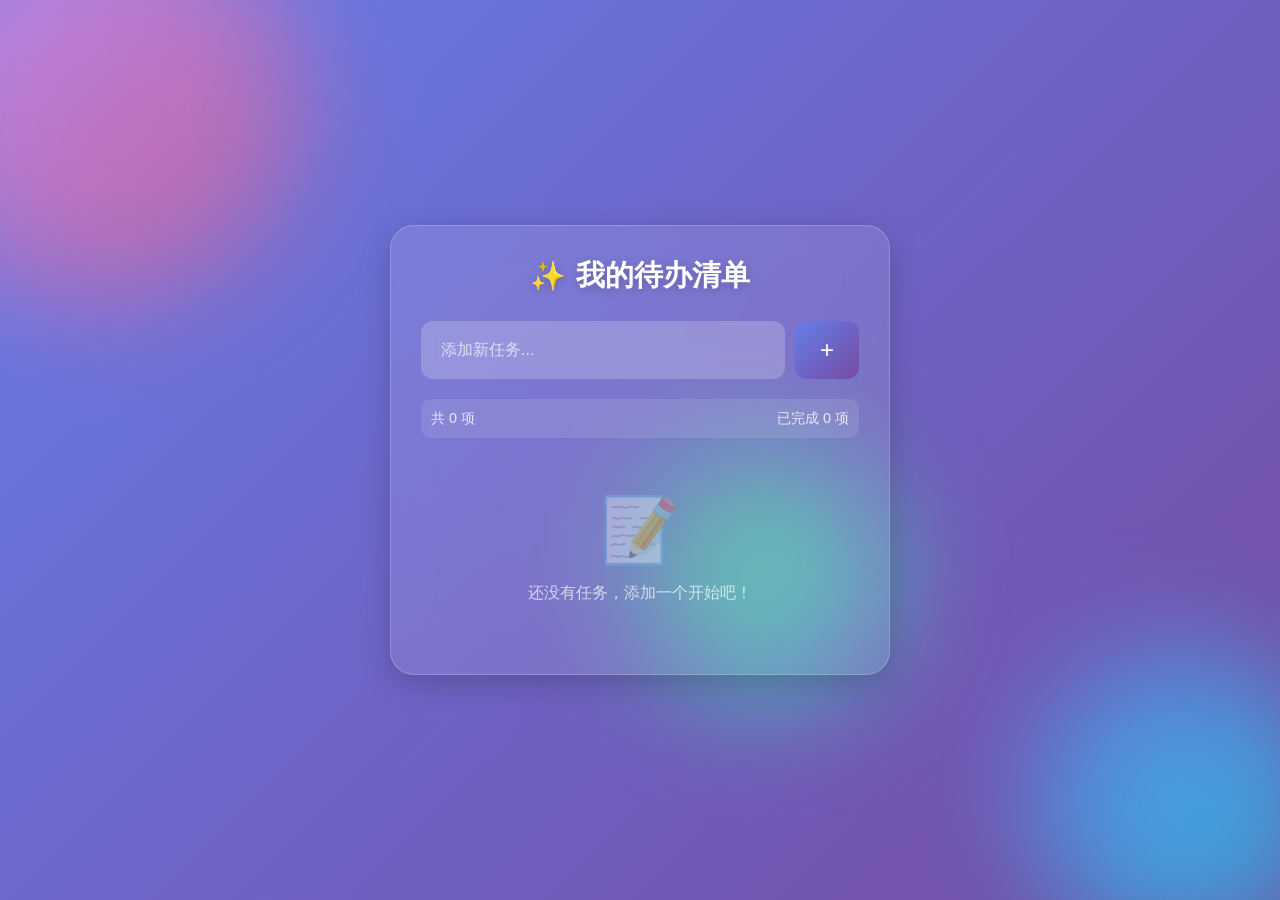
<file: todo-app/index.html>
<!DOCTYPE html>
<html lang="zh-CN">
<head>
    <meta charset="UTF-8">
    <meta name="viewport" content="width=device-width, initial-scale=1.0">
    <title>Todo List - 渐变玻璃风格</title>
    <link rel="stylesheet" href="styles.css">
</head>
<body>
    <div class="background">
        <div class="blob blob-1"></div>
        <div class="blob blob-2"></div>
        <div class="blob blob-3"></div>
    </div>

    <div class="container">
        <div class="glass-card">
            <h1>
                <span class="icon">✨</span>
                我的待办清单
            </h1>

            <div class="input-section">
                <input
                    type="text"
                    id="todoInput"
                    placeholder="添加新任务..."
                    autocomplete="off"
                >
                <button id="addBtn" class="add-btn">
                    <span>+</span>
                </button>
            </div>

            <div class="stats">
                <span id="totalTasks">共 0 项</span>
                <span id="completedTasks">已完成 0 项</span>
            </div>

            <ul id="todoList" class="todo-list"></ul>

            <div class="empty-state" id="emptyState">
                <div class="empty-icon">📝</div>
                <p>还没有任务，添加一个开始吧！</p>
            </div>
        </div>
    </div>

    <script src="app.js"></script>
</body>
</html>
</file>
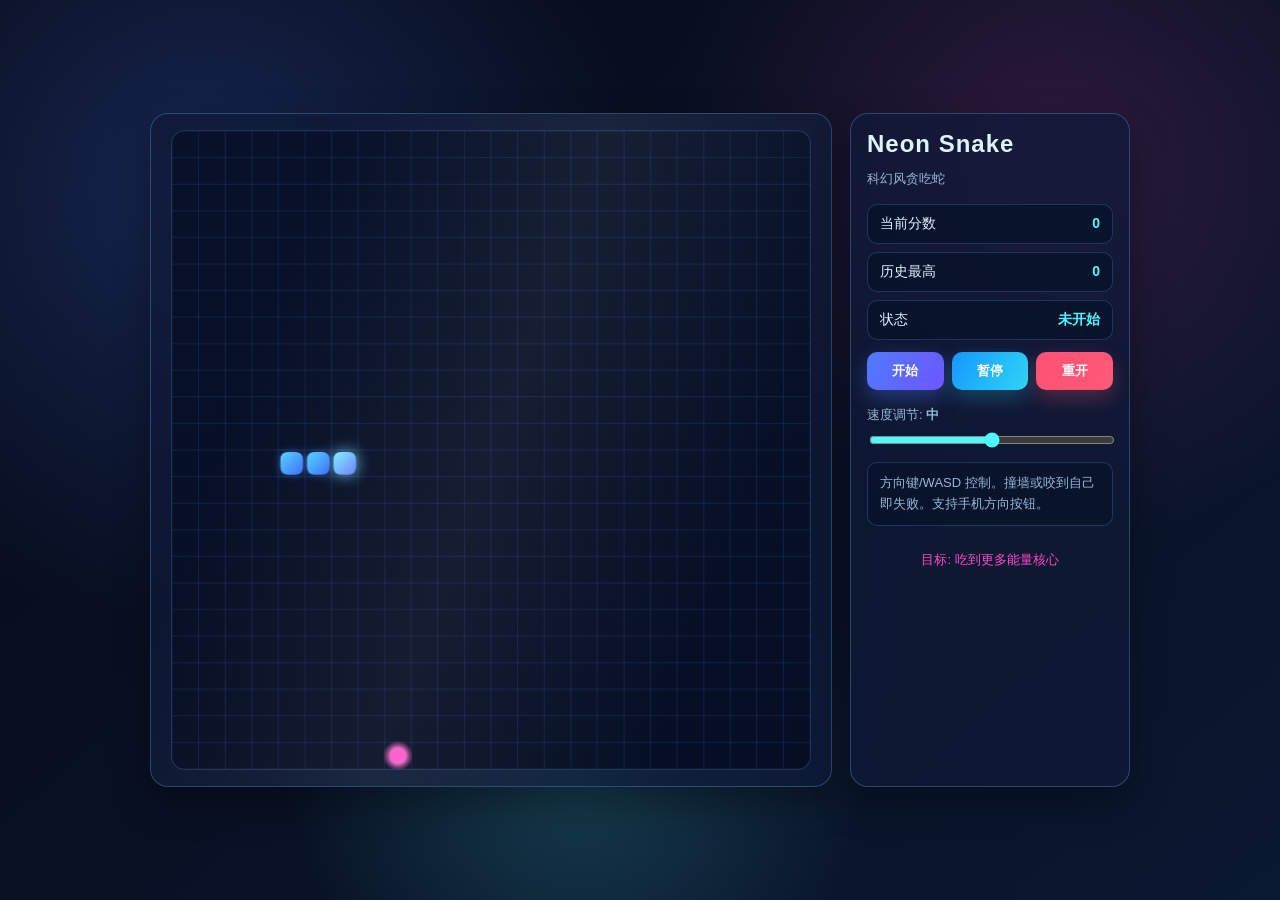
<file: snake-cyber.html>
<!DOCTYPE html>
<html lang="zh-CN">
<head>
  <meta charset="UTF-8">
  <meta name="viewport" content="width=device-width, initial-scale=1.0">
  <title>Neon Snake | 科幻贪吃蛇</title>
  <style>
    :root {
      --bg-1: #060a18;
      --bg-2: #0b1831;
      --panel: rgba(15, 27, 56, 0.7);
      --line: rgba(118, 179, 255, 0.22);
      --text: #dff3ff;
      --soft: #95b8d6;
      --neon-cyan: #4dfbff;
      --neon-blue: #4e7bff;
      --neon-pink: #ff48c4;
      --danger: #ff5a75;
    }

    * { box-sizing: border-box; }

    body {
      margin: 0;
      min-height: 100vh;
      font-family: "Segoe UI", "Noto Sans SC", sans-serif;
      color: var(--text);
      background:
        radial-gradient(circle at 15% 20%, rgba(78, 123, 255, 0.22), transparent 34%),
        radial-gradient(circle at 82% 18%, rgba(255, 72, 196, 0.15), transparent 30%),
        radial-gradient(circle at 45% 85%, rgba(77, 251, 255, 0.18), transparent 28%),
        linear-gradient(140deg, var(--bg-1), var(--bg-2));
      display: grid;
      place-items: center;
      padding: 20px;
    }

    .app {
      width: min(980px, 100%);
      display: grid;
      grid-template-columns: 1fr 280px;
      gap: 18px;
    }

    .board-wrap, .panel {
      background: var(--panel);
      border: 1px solid rgba(108, 168, 255, 0.32);
      border-radius: 18px;
      backdrop-filter: blur(10px);
      box-shadow: 0 16px 36px rgba(0, 0, 0, 0.34);
    }

    .board-wrap {
      padding: 16px;
      position: relative;
      overflow: hidden;
    }

    .board-wrap::before {
      content: "";
      position: absolute;
      inset: 0;
      background: linear-gradient(110deg, transparent 20%, rgba(255, 255, 255, 0.06) 50%, transparent 80%);
      animation: scan 6s linear infinite;
      pointer-events: none;
    }

    @keyframes scan {
      from { transform: translateX(-100%); }
      to { transform: translateX(100%); }
    }

    canvas {
      width: 100%;
      max-width: 640px;
      aspect-ratio: 1 / 1;
      display: block;
      margin: 0 auto;
      border-radius: 14px;
      border: 1px solid rgba(89, 143, 214, 0.28);
      background: linear-gradient(180deg, rgba(8, 18, 40, 0.95), rgba(6, 15, 36, 0.95));
    }

    .panel {
      padding: 16px;
      display: grid;
      gap: 12px;
      align-content: start;
    }

    .title {
      margin: 0;
      font-size: 24px;
      letter-spacing: 1px;
    }

    .subtitle {
      margin: 0;
      color: var(--soft);
      font-size: 13px;
    }

    .stats {
      display: grid;
      gap: 8px;
      margin-top: 4px;
    }

    .item {
      display: flex;
      justify-content: space-between;
      padding: 10px 12px;
      border-radius: 10px;
      border: 1px solid var(--line);
      background: rgba(7, 18, 41, 0.7);
      font-size: 14px;
    }

    .value {
      color: var(--neon-cyan);
      font-weight: 700;
    }

    .buttons {
      display: grid;
      grid-template-columns: repeat(3, 1fr);
      gap: 8px;
    }

    button {
      border: 0;
      border-radius: 10px;
      height: 38px;
      color: #fff;
      font-weight: 600;
      cursor: pointer;
      transition: transform .18s ease, box-shadow .18s ease;
    }

    button:hover { transform: translateY(-1px); }
    button:active { transform: translateY(0); }

    .btn-main { background: linear-gradient(120deg, var(--neon-blue), #6f55ff); box-shadow: 0 8px 20px rgba(78, 123, 255, 0.35); }
    .btn-sub { background: linear-gradient(120deg, #1697ff, #2dd6f7); box-shadow: 0 8px 20px rgba(45, 214, 247, 0.25); }
    .btn-danger { background: linear-gradient(120deg, #fd5174, var(--danger)); box-shadow: 0 8px 20px rgba(255, 90, 117, 0.28); }

    .speed {
      margin-top: 4px;
      display: grid;
      gap: 6px;
      color: var(--soft);
      font-size: 13px;
    }

    input[type="range"] { width: 100%; accent-color: var(--neon-cyan); }

    .help {
      margin: 0;
      padding: 10px 12px;
      border-radius: 10px;
      border: 1px solid var(--line);
      color: var(--soft);
      font-size: 13px;
      line-height: 1.6;
      background: rgba(7, 18, 41, 0.66);
    }

    .dpad {
      margin-top: 4px;
      display: none;
      grid-template-columns: repeat(3, 1fr);
      gap: 8px;
    }

    .dpad button {
      background: rgba(36, 81, 155, 0.8);
      box-shadow: 0 8px 18px rgba(0, 0, 0, 0.25);
      height: 44px;
    }

    .dpad .empty { visibility: hidden; }

    .status {
      text-align: center;
      color: var(--neon-pink);
      font-size: 13px;
      min-height: 20px;
    }

    @media (max-width: 860px) {
      .app { grid-template-columns: 1fr; }
      .panel { order: -1; }
      .dpad { display: grid; }
    }
  </style>
</head>
<body>
  <main class="app">
    <section class="board-wrap">
      <canvas id="game" width="640" height="640" aria-label="贪吃蛇游戏画布"></canvas>
    </section>

    <aside class="panel">
      <h1 class="title">Neon Snake</h1>
      <p class="subtitle">科幻风贪吃蛇</p>

      <div class="stats">
        <div class="item"><span>当前分数</span><span class="value" id="score">0</span></div>
        <div class="item"><span>历史最高</span><span class="value" id="best">0</span></div>
        <div class="item"><span>状态</span><span class="value" id="state">未开始</span></div>
      </div>

      <div class="buttons">
        <button id="startBtn" class="btn-main">开始</button>
        <button id="pauseBtn" class="btn-sub">暂停</button>
        <button id="restartBtn" class="btn-danger">重开</button>
      </div>

      <label class="speed">
        <span>速度调节: <strong id="speedValue">中</strong></span>
        <input id="speedRange" type="range" min="1" max="3" value="2">
      </label>

      <p class="help">方向键/WASD 控制。撞墙或咬到自己即失败。支持手机方向按钮。</p>
      <p class="status" id="statusText"></p>

      <div class="dpad">
        <button class="empty" disabled> </button>
        <button data-dir="up">↑</button>
        <button class="empty" disabled> </button>
        <button data-dir="left">←</button>
        <button data-dir="down">↓</button>
        <button data-dir="right">→</button>
      </div>
    </aside>
  </main>

  <script>
    const canvas = document.getElementById("game");
    const ctx = canvas.getContext("2d");

    const scoreEl = document.getElementById("score");
    const bestEl = document.getElementById("best");
    const stateEl = document.getElementById("state");
    const statusTextEl = document.getElementById("statusText");
    const speedRange = document.getElementById("speedRange");
    const speedValue = document.getElementById("speedValue");
    const dpad = document.querySelector(".dpad");

    const GRID_SIZE = 24;
    const CELL = canvas.width / GRID_SIZE;

    const SPEED_MAP = {
      1: { label: "慢", stepMs: 170 },
      2: { label: "中", stepMs: 120 },
      3: { label: "快", stepMs: 85 }
    };

    let snake = [];
    let direction = { x: 1, y: 0 };
    let queuedDirection = { x: 1, y: 0 };
    let food = { x: 8, y: 8 };
    let score = 0;
    let best = Number(localStorage.getItem("neonSnakeBest") || 0);
    let running = false;
    let paused = false;
    let gameOver = false;
    let stepMs = SPEED_MAP[speedRange.value].stepMs;
    let lastTime = 0;
    let accumulator = 0;

    bestEl.textContent = best;
    speedValue.textContent = SPEED_MAP[speedRange.value].label;

    function resetGame() {
      snake = [
        { x: 6, y: 12 },
        { x: 5, y: 12 },
        { x: 4, y: 12 }
      ];
      direction = { x: 1, y: 0 };
      queuedDirection = { x: 1, y: 0 };
      score = 0;
      gameOver = false;
      paused = false;
      spawnFood();
      updateHud();
      statusTextEl.textContent = "目标: 吃到更多能量核心";
    }

    function spawnFood() {
      while (true) {
        const candidate = {
          x: Math.floor(Math.random() * GRID_SIZE),
          y: Math.floor(Math.random() * GRID_SIZE)
        };
        if (!snake.some(part => part.x === candidate.x && part.y === candidate.y)) {
          food = candidate;
          return;
        }
      }
    }

    function updateHud() {
      scoreEl.textContent = score;
      stateEl.textContent = gameOver ? "失败" : paused ? "暂停中" : running ? "进行中" : "未开始";
      if (score > best) {
        best = score;
        localStorage.setItem("neonSnakeBest", String(best));
        bestEl.textContent = best;
      }
    }

    function setDirection(next) {
      if (!running || gameOver) return;
      if (next.x === -direction.x && next.y === -direction.y) return;
      queuedDirection = next;
    }

    function gameStep() {
      direction = queuedDirection;
      const head = {
        x: snake[0].x + direction.x,
        y: snake[0].y + direction.y
      };

      const hitWall = head.x < 0 || head.y < 0 || head.x >= GRID_SIZE || head.y >= GRID_SIZE;
      const hitSelf = snake.some(part => part.x === head.x && part.y === head.y);
      if (hitWall || hitSelf) {
        gameOver = true;
        running = false;
        statusTextEl.textContent = "游戏结束，点击重开继续挑战";
        updateHud();
        return;
      }

      snake.unshift(head);
      if (head.x === food.x && head.y === food.y) {
        score += 10;
        spawnFood();
        statusTextEl.textContent = "能量 +10";
      } else {
        snake.pop();
      }

      updateHud();
    }

    function drawGrid() {
      ctx.clearRect(0, 0, canvas.width, canvas.height);

      for (let i = 0; i <= GRID_SIZE; i++) {
        const p = i * CELL;
        ctx.strokeStyle = "rgba(90, 143, 227, 0.17)";
        ctx.beginPath();
        ctx.moveTo(p, 0);
        ctx.lineTo(p, canvas.height);
        ctx.stroke();
        ctx.beginPath();
        ctx.moveTo(0, p);
        ctx.lineTo(canvas.width, p);
        ctx.stroke();
      }
    }

    function drawFood() {
      const cx = food.x * CELL + CELL / 2;
      const cy = food.y * CELL + CELL / 2;
      const r = CELL * 0.28;
      const gradient = ctx.createRadialGradient(cx, cy, 2, cx, cy, CELL * 0.55);
      gradient.addColorStop(0, "#fff4ff");
      gradient.addColorStop(0.35, "#ff8adf");
      gradient.addColorStop(1, "rgba(255, 72, 196, 0.08)");
      ctx.fillStyle = gradient;
      ctx.beginPath();
      ctx.arc(cx, cy, CELL * 0.55, 0, Math.PI * 2);
      ctx.fill();
      ctx.fillStyle = "#ff58cc";
      ctx.beginPath();
      ctx.arc(cx, cy, r, 0, Math.PI * 2);
      ctx.fill();
    }

    function drawSnake() {
      snake.forEach((part, idx) => {
        const x = part.x * CELL;
        const y = part.y * CELL;
        const isHead = idx === 0;
        const gradient = ctx.createLinearGradient(x, y, x + CELL, y + CELL);
        gradient.addColorStop(0, isHead ? "#7efbff" : "#54dfff");
        gradient.addColorStop(1, isHead ? "#6a72ff" : "#3a62ff");
        ctx.fillStyle = gradient;
        ctx.shadowColor = isHead ? "rgba(110, 214, 255, 0.9)" : "rgba(67, 130, 255, 0.5)";
        ctx.shadowBlur = isHead ? 16 : 10;
        roundRect(x + 2, y + 2, CELL - 4, CELL - 4, 8);
        ctx.fill();
      });
      ctx.shadowBlur = 0;
    }

    function roundRect(x, y, w, h, r) {
      ctx.beginPath();
      ctx.moveTo(x + r, y);
      ctx.lineTo(x + w - r, y);
      ctx.quadraticCurveTo(x + w, y, x + w, y + r);
      ctx.lineTo(x + w, y + h - r);
      ctx.quadraticCurveTo(x + w, y + h, x + w - r, y + h);
      ctx.lineTo(x + r, y + h);
      ctx.quadraticCurveTo(x, y + h, x, y + h - r);
      ctx.lineTo(x, y + r);
      ctx.quadraticCurveTo(x, y, x + r, y);
      ctx.closePath();
    }

    function render(time = 0) {
      const dt = time - lastTime;
      lastTime = time;

      if (running && !paused && !gameOver) {
        accumulator += dt;
        while (accumulator >= stepMs) {
          gameStep();
          accumulator -= stepMs;
        }
      }

      drawGrid();
      drawFood();
      drawSnake();
      requestAnimationFrame(render);
    }

    document.getElementById("startBtn").addEventListener("click", () => {
      if (!running || gameOver) resetGame();
      running = true;
      paused = false;
      statusTextEl.textContent = "开始狩猎能量核心";
      updateHud();
    });

    document.getElementById("pauseBtn").addEventListener("click", () => {
      if (!running || gameOver) return;
      paused = !paused;
      statusTextEl.textContent = paused ? "已暂停，点击继续" : "继续战斗";
      updateHud();
    });

    document.getElementById("restartBtn").addEventListener("click", () => {
      resetGame();
      running = true;
      statusTextEl.textContent = "重新开始";
      updateHud();
    });

    speedRange.addEventListener("input", () => {
      const config = SPEED_MAP[speedRange.value];
      stepMs = config.stepMs;
      speedValue.textContent = config.label;
    });

    document.addEventListener("keydown", event => {
      const key = event.key.toLowerCase();
      if (["arrowup", "arrowdown", "arrowleft", "arrowright", "w", "a", "s", "d", " "].includes(key)) {
        event.preventDefault();
      }
      if (key === "arrowup" || key === "w") setDirection({ x: 0, y: -1 });
      if (key === "arrowdown" || key === "s") setDirection({ x: 0, y: 1 });
      if (key === "arrowleft" || key === "a") setDirection({ x: -1, y: 0 });
      if (key === "arrowright" || key === "d") setDirection({ x: 1, y: 0 });
      if (key === " " && running && !gameOver) {
        paused = !paused;
        updateHud();
      }
    });

    dpad.addEventListener("click", e => {
      const btn = e.target.closest("button[data-dir]");
      if (!btn) return;
      const dir = btn.dataset.dir;
      if (dir === "up") setDirection({ x: 0, y: -1 });
      if (dir === "down") setDirection({ x: 0, y: 1 });
      if (dir === "left") setDirection({ x: -1, y: 0 });
      if (dir === "right") setDirection({ x: 1, y: 0 });
    });

    resetGame();
    requestAnimationFrame(render);
  </script>
</body>
</html>
</file>
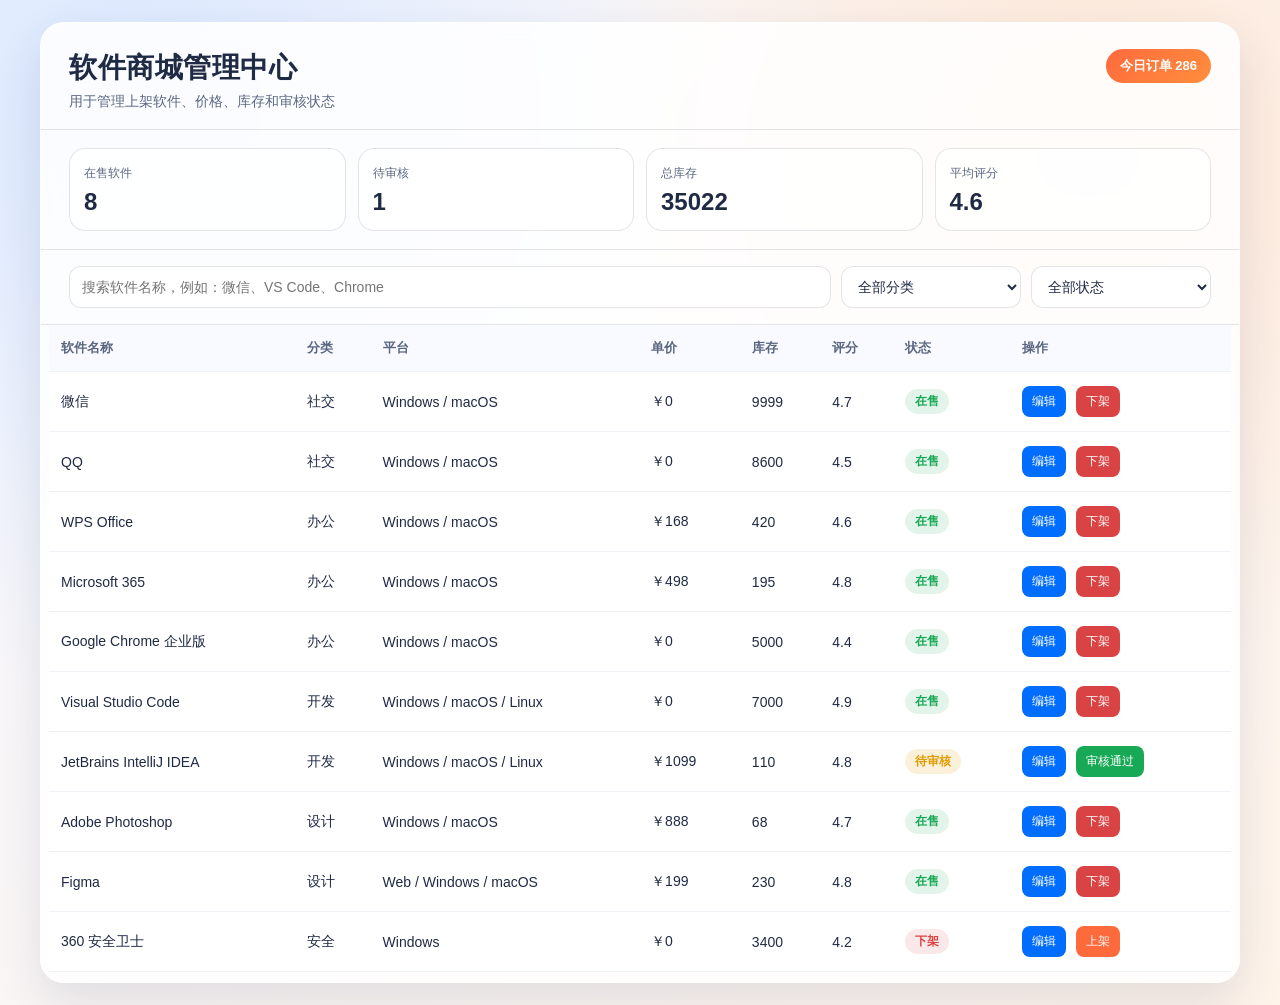
<file: software-mall-admin.html>
<!DOCTYPE html>
<html lang="zh-CN">
<head>
  <meta charset="UTF-8">
  <meta name="viewport" content="width=device-width, initial-scale=1.0">
  <title>软件商城管理页面</title>
  <style>
    :root {
      --bg-1: #f6f8ff;
      --bg-2: #fff4ea;
      --card: rgba(255, 255, 255, 0.86);
      --text: #1f2a44;
      --sub-text: #5b6781;
      --accent: #ff6a3d;
      --accent-2: #006dff;
      --ok: #18a957;
      --warn: #e39a00;
      --danger: #d94343;
      --line: rgba(31, 42, 68, 0.12);
    }

    * {
      box-sizing: border-box;
    }

    body {
      margin: 0;
      min-height: 100vh;
      font-family: "PingFang SC", "Noto Sans SC", "Segoe UI", sans-serif;
      color: var(--text);
      background:
        radial-gradient(circle at 10% 10%, #dbe8ff 0, transparent 40%),
        radial-gradient(circle at 85% 15%, #ffe7d6 0, transparent 38%),
        linear-gradient(135deg, var(--bg-1), var(--bg-2));
      padding: 22px;
    }

    .panel {
      max-width: 1200px;
      margin: 0 auto;
      background: var(--card);
      border: 1px solid rgba(255, 255, 255, 0.55);
      backdrop-filter: blur(10px);
      border-radius: 24px;
      box-shadow: 0 20px 48px rgba(30, 47, 90, 0.12);
      overflow: hidden;
      animation: rise .7s ease-out both;
    }

    @keyframes rise {
      from { opacity: 0; transform: translateY(22px); }
      to { opacity: 1; transform: translateY(0); }
    }

    .header {
      padding: 26px 28px 18px;
      display: flex;
      justify-content: space-between;
      gap: 16px;
      flex-wrap: wrap;
      border-bottom: 1px solid var(--line);
    }

    .title {
      margin: 0;
      font-size: 28px;
      letter-spacing: 0.5px;
    }

    .subtitle {
      margin: 6px 0 0;
      color: var(--sub-text);
      font-size: 14px;
    }

    .badge {
      align-self: flex-start;
      background: linear-gradient(135deg, var(--accent), #ff8e3d);
      color: #fff;
      border-radius: 999px;
      padding: 8px 14px;
      font-weight: 600;
      font-size: 13px;
    }

    .stats {
      padding: 18px 28px;
      display: grid;
      grid-template-columns: repeat(4, minmax(150px, 1fr));
      gap: 12px;
      border-bottom: 1px solid var(--line);
    }

    .stat {
      border: 1px solid var(--line);
      border-radius: 16px;
      padding: 14px;
      background: rgba(255, 255, 255, 0.72);
    }

    .stat span {
      color: var(--sub-text);
      font-size: 12px;
    }

    .stat strong {
      display: block;
      margin-top: 6px;
      font-size: 24px;
    }

    .toolbar {
      padding: 16px 28px;
      display: flex;
      gap: 10px;
      flex-wrap: wrap;
      border-bottom: 1px solid var(--line);
    }

    .toolbar input,
    .toolbar select {
      border: 1px solid var(--line);
      background: #fff;
      border-radius: 12px;
      font-size: 14px;
      height: 42px;
      padding: 0 12px;
      color: var(--text);
    }

    .toolbar input {
      flex: 1 1 280px;
      min-width: 220px;
    }

    .toolbar select {
      width: 180px;
    }

    .table-wrap {
      overflow-x: auto;
      padding: 0 8px 10px;
    }

    table {
      width: 100%;
      border-collapse: collapse;
      min-width: 900px;
      background: #fff;
    }

    th,
    td {
      text-align: left;
      padding: 14px 12px;
      border-bottom: 1px solid #eef1f6;
      font-size: 14px;
      white-space: nowrap;
    }

    th {
      color: var(--sub-text);
      font-size: 13px;
      font-weight: 600;
      background: #f8faff;
      position: sticky;
      top: 0;
    }

    tbody tr {
      transition: transform .18s ease, box-shadow .18s ease;
    }

    tbody tr:hover {
      transform: translateY(-1px);
      box-shadow: inset 0 0 0 999px rgba(0, 109, 255, 0.04);
    }

    .tag {
      padding: 4px 10px;
      border-radius: 999px;
      font-size: 12px;
      font-weight: 600;
      display: inline-block;
    }

    .ok { background: rgba(24, 169, 87, .12); color: var(--ok); }
    .warn { background: rgba(227, 154, 0, .14); color: var(--warn); }
    .danger { background: rgba(217, 67, 67, .12); color: var(--danger); }

    .actions button {
      border: 0;
      border-radius: 8px;
      padding: 7px 10px;
      font-size: 12px;
      margin-right: 6px;
      cursor: pointer;
      color: #fff;
    }

    .btn-edit { background: var(--accent-2); }
    .btn-up { background: var(--accent); }
    .btn-approve { background: var(--ok); }
    .btn-down { background: var(--danger); }

    @media (max-width: 900px) {
      .stats {
        grid-template-columns: repeat(2, minmax(120px, 1fr));
      }
    }

    @media (max-width: 600px) {
      body { padding: 12px; }
      .header,
      .stats,
      .toolbar { padding-left: 14px; padding-right: 14px; }
      .title { font-size: 22px; }
      .toolbar select { width: 100%; }
    }
  </style>
</head>
<body>
  <main class="panel">
    <section class="header">
      <div>
        <h1 class="title">软件商城管理中心</h1>
        <p class="subtitle">用于管理上架软件、价格、库存和审核状态</p>
      </div>
      <div class="badge">今日订单 286</div>
    </section>

    <section class="stats">
      <article class="stat"><span>在售软件</span><strong id="onSaleCount">0</strong></article>
      <article class="stat"><span>待审核</span><strong id="pendingCount">0</strong></article>
      <article class="stat"><span>总库存</span><strong id="stockCount">0</strong></article>
      <article class="stat"><span>平均评分</span><strong id="avgRating">0</strong></article>
    </section>

    <section class="toolbar">
      <input id="searchInput" type="text" placeholder="搜索软件名称，例如：微信、VS Code、Chrome">
      <select id="categorySelect">
        <option value="all">全部分类</option>
        <option value="办公">办公</option>
        <option value="社交">社交</option>
        <option value="开发">开发</option>
        <option value="设计">设计</option>
        <option value="安全">安全</option>
      </select>
      <select id="statusSelect">
        <option value="all">全部状态</option>
        <option value="在售">在售</option>
        <option value="待审核">待审核</option>
        <option value="下架">下架</option>
      </select>
    </section>

    <section class="table-wrap">
      <table>
        <thead>
          <tr>
            <th>软件名称</th>
            <th>分类</th>
            <th>平台</th>
            <th>单价</th>
            <th>库存</th>
            <th>评分</th>
            <th>状态</th>
            <th>操作</th>
          </tr>
        </thead>
        <tbody id="softwareTableBody"></tbody>
      </table>
    </section>
  </main>

  <script>
    const softwareList = [
      { name: "微信", category: "社交", platform: "Windows / macOS", price: 0, stock: 9999, rating: 4.7, status: "在售" },
      { name: "QQ", category: "社交", platform: "Windows / macOS", price: 0, stock: 8600, rating: 4.5, status: "在售" },
      { name: "WPS Office", category: "办公", platform: "Windows / macOS", price: 168, stock: 420, rating: 4.6, status: "在售" },
      { name: "Microsoft 365", category: "办公", platform: "Windows / macOS", price: 498, stock: 195, rating: 4.8, status: "在售" },
      { name: "Google Chrome 企业版", category: "办公", platform: "Windows / macOS", price: 0, stock: 5000, rating: 4.4, status: "在售" },
      { name: "Visual Studio Code", category: "开发", platform: "Windows / macOS / Linux", price: 0, stock: 7000, rating: 4.9, status: "在售" },
      { name: "JetBrains IntelliJ IDEA", category: "开发", platform: "Windows / macOS / Linux", price: 1099, stock: 110, rating: 4.8, status: "待审核" },
      { name: "Adobe Photoshop", category: "设计", platform: "Windows / macOS", price: 888, stock: 68, rating: 4.7, status: "在售" },
      { name: "Figma", category: "设计", platform: "Web / Windows / macOS", price: 199, stock: 230, rating: 4.8, status: "在售" },
      { name: "360 安全卫士", category: "安全", platform: "Windows", price: 0, stock: 3400, rating: 4.2, status: "下架" }
    ];

    const bodyEl = document.getElementById("softwareTableBody");
    const searchEl = document.getElementById("searchInput");
    const categoryEl = document.getElementById("categorySelect");
    const statusEl = document.getElementById("statusSelect");

    function statusClass(status) {
      if (status === "在售") return "ok";
      if (status === "待审核") return "warn";
      return "danger";
    }

    function renderTable() {
      const keyword = searchEl.value.trim().toLowerCase();
      const category = categoryEl.value;
      const status = statusEl.value;

      const result = softwareList.filter(item => {
        const byName = item.name.toLowerCase().includes(keyword);
        const byCategory = category === "all" || item.category === category;
        const byStatus = status === "all" || item.status === status;
        return byName && byCategory && byStatus;
      });

      bodyEl.innerHTML = result.map(item => `
        <tr data-name="${item.name}">
          <td>${item.name}</td>
          <td>${item.category}</td>
          <td>${item.platform}</td>
          <td>￥${item.price}</td>
          <td>${item.stock}</td>
          <td>${item.rating.toFixed(1)}</td>
          <td><span class="tag ${statusClass(item.status)}">${item.status}</span></td>
          <td class="actions">
            <button class="btn-edit">编辑</button>
            ${item.status === "待审核"
              ? '<button class="btn-approve" data-action="approve">审核通过</button>'
              : item.status === "下架"
                ? '<button class="btn-up" data-action="up">上架</button>'
                : '<button class="btn-down" data-action="down">下架</button>'}
          </td>
        </tr>
      `).join("");

      const onSale = softwareList.filter(s => s.status === "在售").length;
      const pending = softwareList.filter(s => s.status === "待审核").length;
      const stock = softwareList.reduce((sum, s) => sum + s.stock, 0);
      const avg = (softwareList.reduce((sum, s) => sum + s.rating, 0) / softwareList.length).toFixed(1);

      document.getElementById("onSaleCount").textContent = onSale;
      document.getElementById("pendingCount").textContent = pending;
      document.getElementById("stockCount").textContent = stock;
      document.getElementById("avgRating").textContent = avg;
    }

    searchEl.addEventListener("input", renderTable);
    categoryEl.addEventListener("change", renderTable);
    statusEl.addEventListener("change", renderTable);
    bodyEl.addEventListener("click", event => {
      const actionBtn = event.target.closest("button[data-action]");
      if (!actionBtn) return;

      const row = actionBtn.closest("tr[data-name]");
      if (!row) return;

      const targetName = row.dataset.name;
      const target = softwareList.find(item => item.name === targetName);
      if (!target) return;

      if (actionBtn.dataset.action === "approve") target.status = "在售";
      if (actionBtn.dataset.action === "up") target.status = "在售";
      if (actionBtn.dataset.action === "down") target.status = "下架";

      renderTable();
    });

    renderTable();
  </script>
</body>
</html>
</file>
<file: todo-app/styles.css>
* {
    margin: 0;
    padding: 0;
    box-sizing: border-box;
}

body {
    font-family: 'Segoe UI', Tahoma, Geneva, Verdana, sans-serif;
    min-height: 100vh;
    overflow-x: hidden;
    position: relative;
}

/* 动态渐变背景 */
.background {
    position: fixed;
    top: 0;
    left: 0;
    width: 100%;
    height: 100%;
    z-index: -1;
    background: linear-gradient(135deg, #667eea 0%, #764ba2 100%);
    overflow: hidden;
}

.blob {
    position: absolute;
    border-radius: 50%;
    filter: blur(60px);
    opacity: 0.6;
    animation: float 8s ease-in-out infinite;
}

.blob-1 {
    width: 400px;
    height: 400px;
    background: linear-gradient(135deg, #f093fb 0%, #f5576c 100%);
    top: -100px;
    left: -100px;
    animation-delay: 0s;
}

.blob-2 {
    width: 300px;
    height: 300px;
    background: linear-gradient(135deg, #4facfe 0%, #00f2fe 100%);
    bottom: -50px;
    right: -50px;
    animation-delay: 2s;
}

.blob-3 {
    width: 250px;
    height: 250px;
    background: linear-gradient(135deg, #43e97b 0%, #38f9d7 100%);
    top: 50%;
    left: 50%;
    animation-delay: 4s;
}

@keyframes float {
    0%, 100% {
        transform: translate(0, 0) scale(1);
    }
    25% {
        transform: translate(30px, -30px) scale(1.1);
    }
    50% {
        transform: translate(-20px, 20px) scale(0.9);
    }
    75% {
        transform: translate(20px, 30px) scale(1.05);
    }
}

/* 主容器 */
.container {
    min-height: 100vh;
    display: flex;
    justify-content: center;
    align-items: center;
    padding: 20px;
}

/* 玻璃卡片 */
.glass-card {
    width: 100%;
    max-width: 500px;
    background: rgba(255, 255, 255, 0.1);
    backdrop-filter: blur(20px);
    -webkit-backdrop-filter: blur(20px);
    border-radius: 24px;
    border: 1px solid rgba(255, 255, 255, 0.2);
    padding: 30px;
    box-shadow: 0 8px 32px rgba(0, 0, 0, 0.2);
    animation: slideIn 0.5s ease-out;
}

@keyframes slideIn {
    from {
        opacity: 0;
        transform: translateY(30px);
    }
    to {
        opacity: 1;
        transform: translateY(0);
    }
}

.glass-card h1 {
    color: #fff;
    text-align: center;
    margin-bottom: 25px;
    font-size: 1.8rem;
    text-shadow: 0 2px 10px rgba(0, 0, 0, 0.2);
    display: flex;
    align-items: center;
    justify-content: center;
    gap: 10px;
}

/* 输入区域 */
.input-section {
    display: flex;
    gap: 10px;
    margin-bottom: 20px;
}

#todoInput {
    flex: 1;
    padding: 15px 20px;
    border: none;
    border-radius: 12px;
    background: rgba(255, 255, 255, 0.2);
    color: #fff;
    font-size: 1rem;
    outline: none;
    transition: all 0.3s ease;
}

#todoInput::placeholder {
    color: rgba(255, 255, 255, 0.7);
}

#todoInput:focus {
    background: rgba(255, 255, 255, 0.3);
    box-shadow: 0 0 20px rgba(255, 255, 255, 0.2);
}

.add-btn {
    padding: 15px 25px;
    border: none;
    border-radius: 12px;
    background: linear-gradient(135deg, #667eea 0%, #764ba2 100%);
    color: #fff;
    font-size: 1.5rem;
    cursor: pointer;
    transition: all 0.3s ease;
    display: flex;
    align-items: center;
    justify-content: center;
}

.add-btn:hover {
    transform: scale(1.05);
    box-shadow: 0 5px 20px rgba(102, 126, 234, 0.4);
}

.add-btn:active {
    transform: scale(0.95);
}

/* 统计信息 */
.stats {
    display: flex;
    justify-content: space-between;
    color: rgba(255, 255, 255, 0.8);
    font-size: 0.9rem;
    margin-bottom: 15px;
    padding: 10px;
    background: rgba(255, 255, 255, 0.1);
    border-radius: 10px;
}

/* 任务列表 */
.todo-list {
    list-style: none;
    max-height: 400px;
    overflow-y: auto;
}

.todo-list::-webkit-scrollbar {
    width: 6px;
}

.todo-list::-webkit-scrollbar-track {
    background: rgba(255, 255, 255, 0.1);
    border-radius: 10px;
}

.todo-list::-webkit-scrollbar-thumb {
    background: rgba(255, 255, 255, 0.3);
    border-radius: 10px;
}

.todo-item {
    display: flex;
    align-items: center;
    gap: 12px;
    padding: 15px;
    margin-bottom: 10px;
    background: rgba(255, 255, 255, 0.15);
    border-radius: 12px;
    border: 1px solid rgba(255, 255, 255, 0.1);
    animation: itemSlideIn 0.3s ease-out;
    transition: all 0.3s ease;
}

@keyframes itemSlideIn {
    from {
        opacity: 0;
        transform: translateX(-20px);
    }
    to {
        opacity: 1;
        transform: translateX(0);
    }
}

.todo-item:hover {
    background: rgba(255, 255, 255, 0.2);
    transform: translateX(5px);
}

.todo-item.completed {
    opacity: 0.6;
}

.todo-item.completed .todo-text {
    text-decoration: line-through;
    color: rgba(255, 255, 255, 0.6);
}

/* 自定义复选框 */
.checkbox-wrapper {
    position: relative;
    width: 22px;
    height: 22px;
}

.checkbox-wrapper input {
    position: absolute;
    opacity: 0;
    cursor: pointer;
    width: 100%;
    height: 100%;
    z-index: 2;
}

.checkbox-wrapper .checkmark {
    position: absolute;
    top: 0;
    left: 0;
    width: 22px;
    height: 22px;
    background: rgba(255, 255, 255, 0.2);
    border-radius: 6px;
    border: 2px solid rgba(255, 255, 255, 0.3);
    transition: all 0.3s ease;
}

.checkbox-wrapper input:checked ~ .checkmark {
    background: linear-gradient(135deg, #43e97b 0%, #38f9d7 100%);
    border-color: #43e97b;
}

.checkbox-wrapper .checkmark::after {
    content: '✓';
    position: absolute;
    display: none;
    color: #fff;
    font-size: 14px;
    font-weight: bold;
    top: 50%;
    left: 50%;
    transform: translate(-50%, -50%);
}

.checkbox-wrapper input:checked ~ .checkmark::after {
    display: block;
}

/* 任务文本 */
.todo-text {
    flex: 1;
    color: #fff;
    font-size: 1rem;
    transition: all 0.3s ease;
}

/* 删除按钮 */
.delete-btn {
    padding: 8px 12px;
    border: none;
    border-radius: 8px;
    background: rgba(244, 67, 54, 0.3);
    color: #fff;
    cursor: pointer;
    font-size: 0.9rem;
    transition: all 0.3s ease;
    opacity: 0;
}

.todo-item:hover .delete-btn {
    opacity: 1;
}

.delete-btn:hover {
    background: rgba(244, 67, 54, 0.6);
    transform: scale(1.05);
}

/* 空状态 */
.empty-state {
    text-align: center;
    padding: 40px 20px;
    color: rgba(255, 255, 255, 0.7);
    display: none;
}

.empty-state.show {
    display: block;
    animation: fadeIn 0.3s ease;
}

.empty-state .empty-icon {
    font-size: 4rem;
    margin-bottom: 15px;
    opacity: 0.5;
}

@keyframes fadeIn {
    from {
        opacity: 0;
    }
    to {
        opacity: 1;
    }
}

/* 删除动画 */
.todo-item.deleting {
    animation: deleteSlide 0.3s ease-out forwards;
}

@keyframes deleteSlide {
    to {
        opacity: 0;
        transform: translateX(100px);
        height: 0;
        margin: 0;
        padding: 0;
    }
}

/* 响应式 */
@media (max-width: 600px) {
    .glass-card {
        padding: 20px;
    }

    .glass-card h1 {
        font-size: 1.4rem;
    }

    .todo-item {
        padding: 12px;
    }

    .delete-btn {
        opacity: 1;
    }
}
</file>
